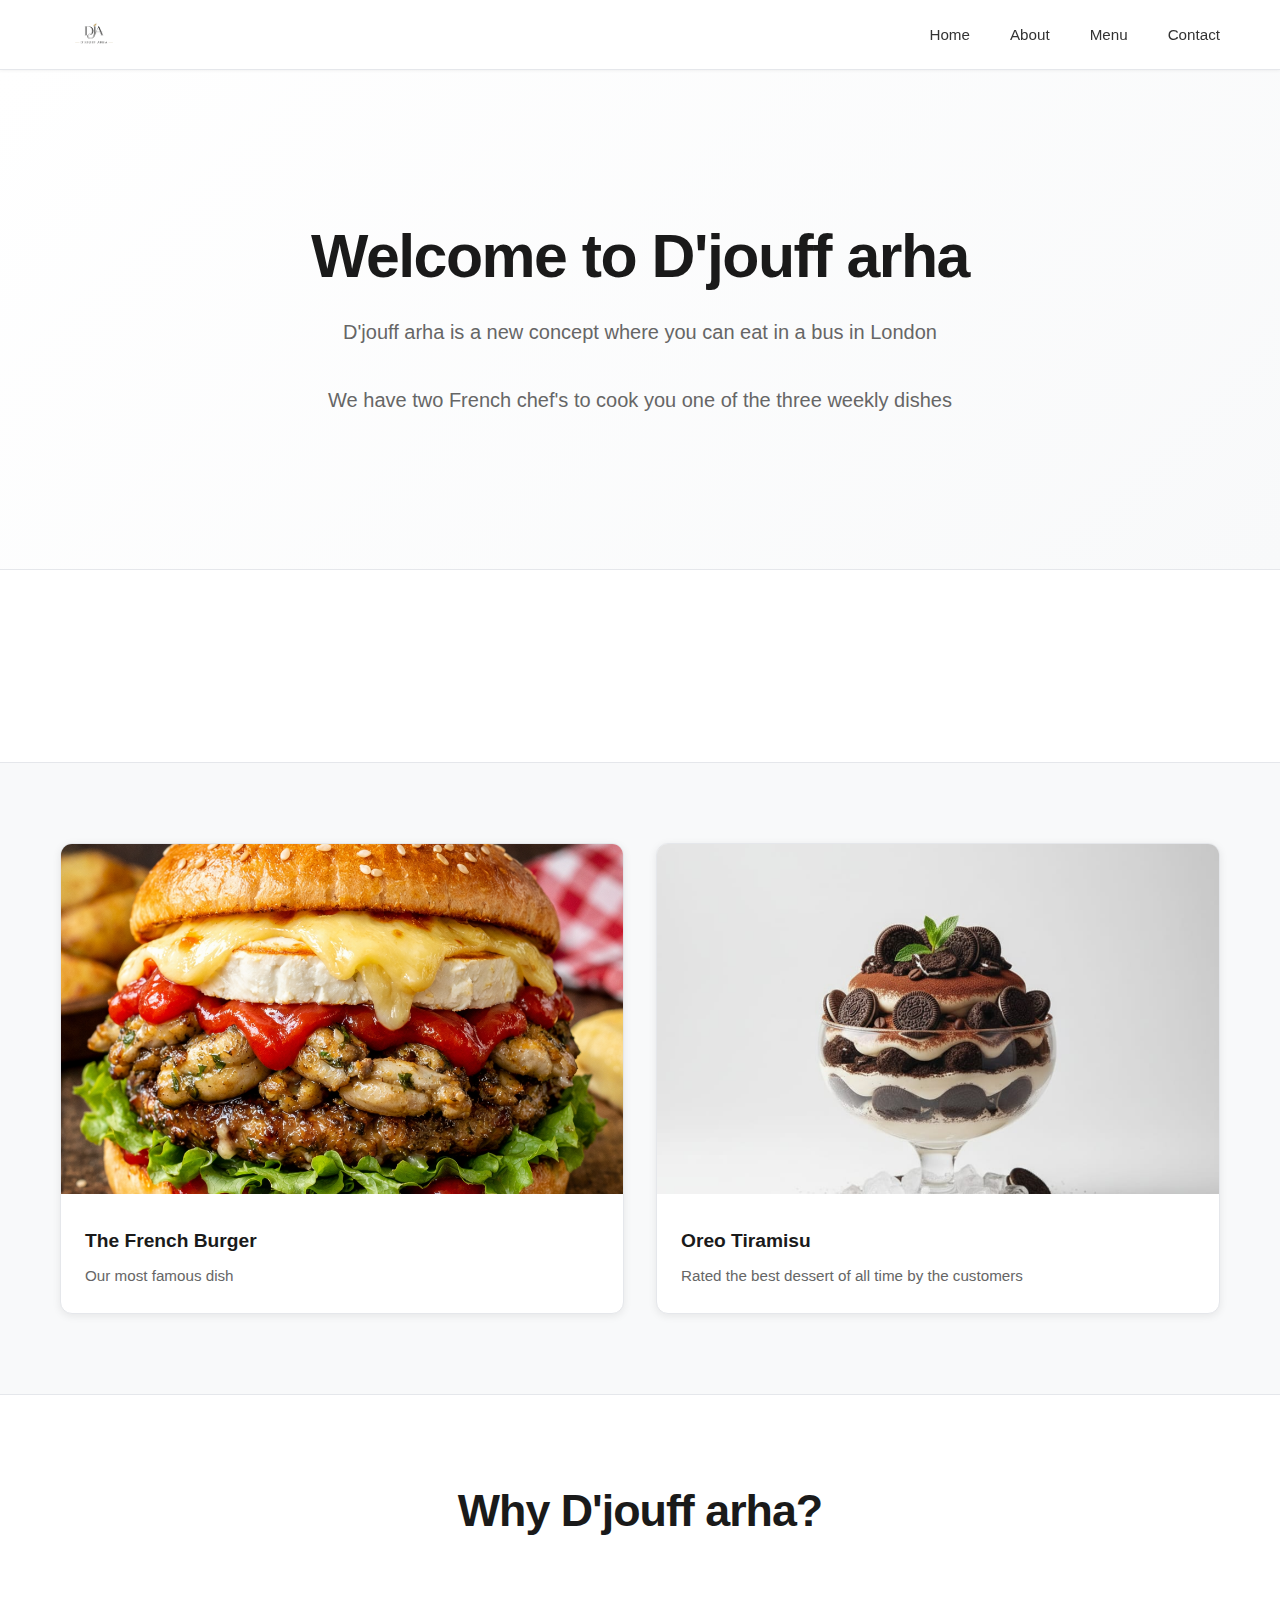
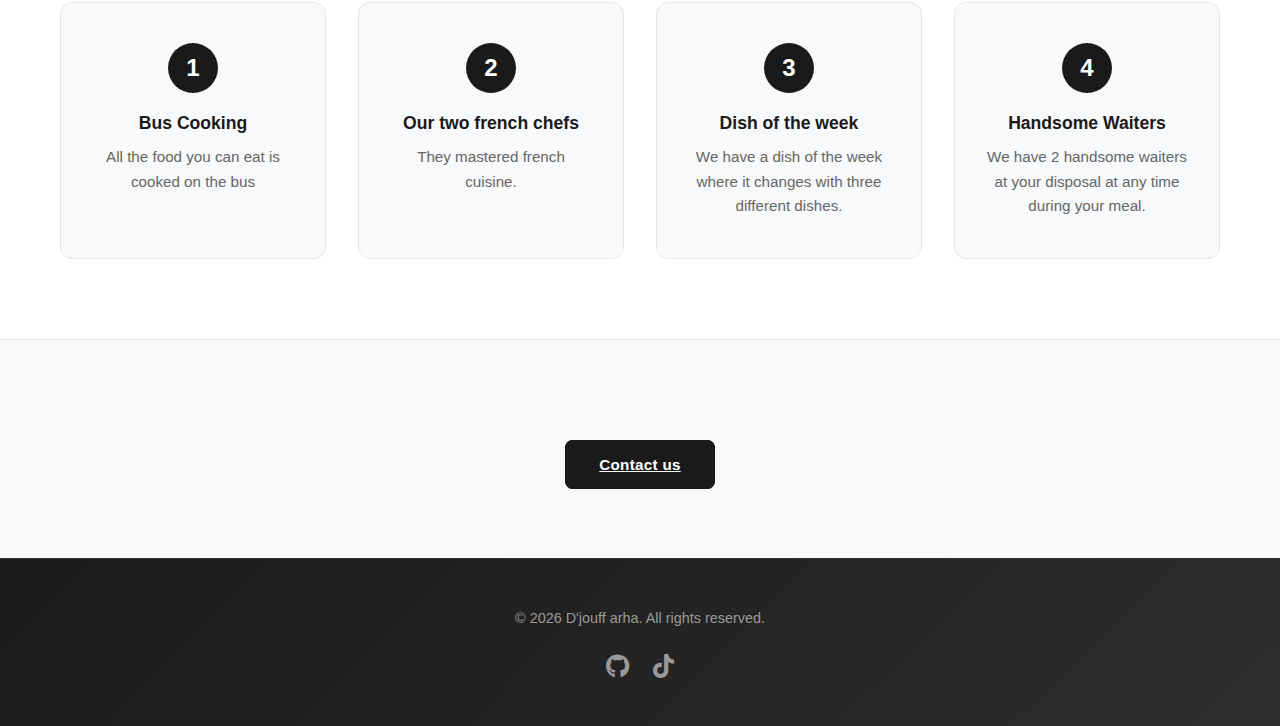
<file: index.html>
<!DOCTYPE html>
<html lang="en">
<head>
    <meta charset="UTF-8">
    <meta name="viewport" content="width=device-width, initial-scale=1.0">
    <title>D'jouff arha - Exceptional Restaurant</title>
    <meta property="og:title" content="D'jouff arha">
    <meta property="og:description" content="A unique dining experience in a bus in London with fine French cuisine">
    <meta property="og:image" content="https://maxencerossel.github.io/enws/images/logodja.png">
    <meta property="og:url" content="https://maxencerossel.github.io/enws/">
    <meta property="og:type" content="website">
    <link rel="stylesheet" href="styles.css">
    <link rel="stylesheet" href="https://cdnjs.cloudflare.com/ajax/libs/font-awesome/6.5.1/css/all.min.css">
</head>
<body>
    <nav class="navbar">
        <div class="container">
            <a href="index.html" class="logo">
                <img src="images/logodja.png" alt="D'jouff arha">
            </a>
            <button class="menu-toggle" id="menuToggle">
                <span></span>
                <span></span>
                <span></span>
            </button>
            <ul class="nav-links" id="navLinks">
                <li><a href="index.html">Home</a></li>
                <li><a href="a-propos.html">About</a></li>
                <li><a href="menu.html">Menu</a></li>
                <li><a href="contact.html">Contact</a></li>
            </ul>
        </div>
    </nav>

    <section id="accueil" class="hero">
        <div class="hero-content">
            <h1>Welcome to D'jouff arha</h1>
            <p>D'jouff arha is a new concept where you can eat in a bus in London <br> <br> We have two French chef's to cook you one of the three weekly dishes </p>
        </div>
    </section>


    <section class="highlight">
        <div class="container">
            <h2></h2>
            <p class="intro-text"></p>
        </div>
    </section>


    <section class="gallery-section">
        <div class="container">
            <div class="gallery-grid">
                <div class="gallery-item">
                    <img src="images/burger.png" alt="French Burger" />
                    <h3>The French Burger</h3>
                    <p>Our most famous dish</p>
                </div>
                <div class="gallery-item">
                    <img src="images/tiramisu.png" alt="Oreo Tiramisu" />
                    <h3>Oreo Tiramisu</h3>
                    <p>Rated the best dessert of all time by the customers</p>
                </div>
                </div>
            </div>
        </div>
    </section>


    <section class="why-us">
        <div class="container">
            <h2>Why D'jouff arha?</h2>
            <div class="reasons-grid">
                <div class="reason-item">
                    <div class="reason-number">1</div>
                    <h3>Bus Cooking</h3>
                    <p>All the food you can eat is cooked on the bus</p>
                </div>
                <div class="reason-item">
                    <div class="reason-number">2</div>
                    <h3>Our two french chefs</h3>
                    <p>They mastered french cuisine.</p>
                </div>
                <div class="reason-item">
                    <div class="reason-number">3</div>
                    <h3>Dish of the week</h3>
                    <p>We have a dish of the week where it changes with three different dishes.</p>
                </div>
                <div class="reason-item">
                    <div class="reason-number">4</div>
                    <h3>Handsome Waiters</h3>
                    <p>We have 2 handsome waiters at your disposal at any time during your meal.</p>
                </div>
            </div>
        </div>
    </section>

    <section class="cta-section">
        <div class="container">
            <h2></h2>
            <p></p>
            <a href="contact.html" class="btn btn-primary">Contact us</a>
        </div>
    </section>

    <footer class="footer">
        <div class="footer-content">
            <p>&copy; 2026 D'jouff arha. All rights reserved.</p>
            <div class="social-links">
                <a href="https://github.com/MaxenceRossel/enws" target="_blank" rel="noopener noreferrer" title="GitHub" class="social-link">
                    <i class="fab fa-github"></i>
                </a>
                <a href="https://www.tiktok.com/@odkebfj" target="_blank" rel="noopener noreferrer" title="TikTok" class="social-link">
                    <i class="fab fa-tiktok"></i>
                </a>
            </div>
        </div>
    </footer>

    <script src="script.js"></script>
</body>
</html>
</file>
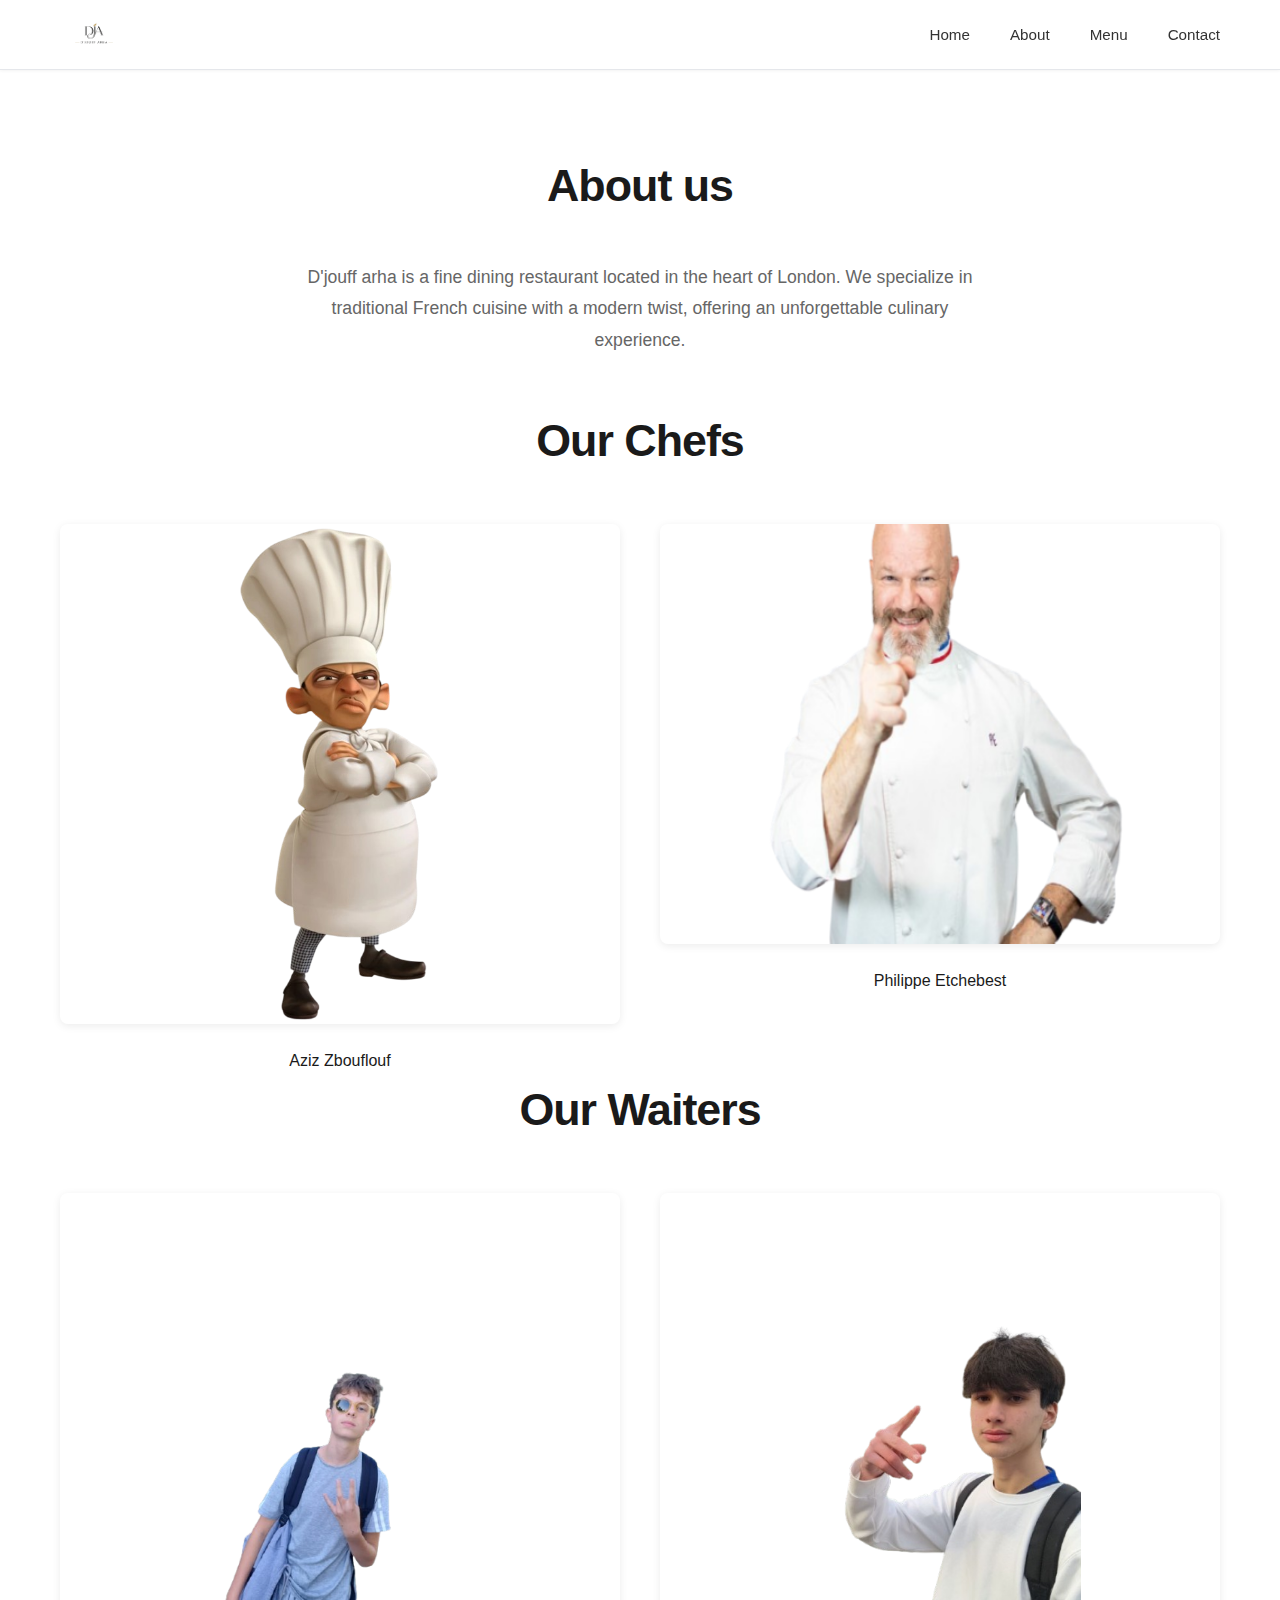
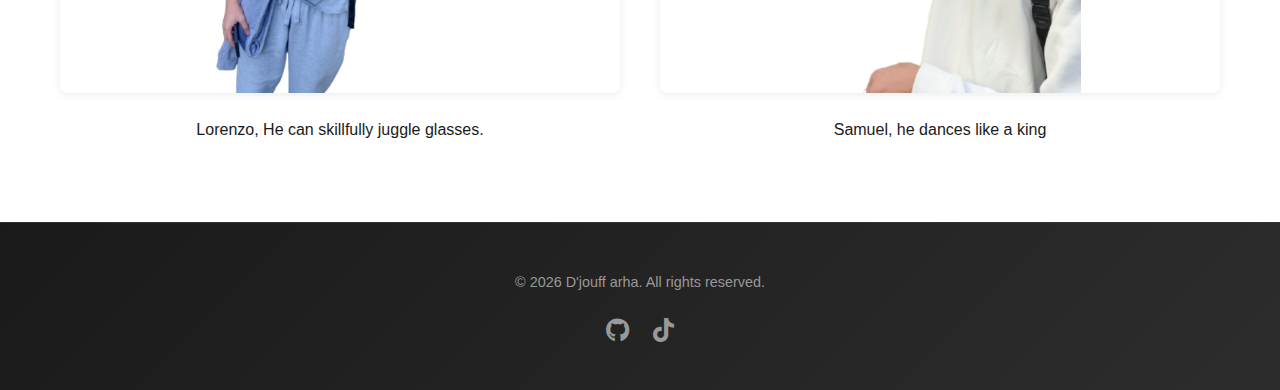
<file: a-propos.html>
<!DOCTYPE html>
<html lang="en">
<head>
    <meta charset="UTF-8">
    <meta name="viewport" content="width=device-width, initial-scale=1.0">
    <title>About - D'jouff arha</title>
    <link rel="stylesheet" href="styles.css">
    <link rel="stylesheet" href="https://cdnjs.cloudflare.com/ajax/libs/font-awesome/6.5.1/css/all.min.css">
</head>
<body>
    <nav class="navbar">
        <div class="container">
            <a href="index.html" class="logo">
                <img src="images/logodja.png" alt="D'jouff arha">
            </a>
            <button class="menu-toggle" id="menuToggle">
                <span></span>
                <span></span>
                <span></span>
            </button>
            <ul class="nav-links" id="navLinks">
                <li><a href="index.html">Home</a></li>
                <li><a href="a-propos.html">About</a></li>
                <li><a href="menu.html">Menu</a></li>
                <li><a href="contact.html">Contact</a></li>
            </ul>
        </div>
    </nav>

    <section class="about">
        <div class="container">
            <h2>About us</h2>
            <p>D'jouff arha is a fine dining restaurant located in the heart of London. We specialize in traditional French cuisine with a modern twist, offering an unforgettable culinary experience.</p>
            <h2>Our Chefs</h2>
            <div class="chef-images">
                <figure>
                    <img src="images/chef1.png" alt="main chef" class="about-chef-image"/>
                    <figcaption>Aziz Zbouflouf</figcaption>
                </figure>
                <figure>
                    <img src="images/chef2.png" alt="second chef" class="about-chef-image"/>
                    <figcaption>Philippe Etchebest</figcaption>
                </figure>
            </div>
            <h2>Our Waiters</h2>
            <div class="waiters-images">
                <figure>
                    <img src="images/lorenzo.png" alt="Lorenzo" class="about-waiters-image"/>
                    <figcaption>Lorenzo, He can skillfully juggle glasses.</figcaption>
                </figure>
                <figure>
                    <img src="images/samuel.png" alt="Samuel" class="about-waiters-image"/>
                    <figcaption>Samuel, he dances like a king</figcaption>
                </figure>
            </div>
        </div>
    </section>

    <footer class="footer">
        <div class="footer-content">
            <p>&copy; 2026 D'jouff arha. All rights reserved.</p>
            <div class="social-links">
                <a href="https://github.com/MaxenceRossel/enws" target="_blank" rel="noopener noreferrer" title="GitHub" class="social-link">
                    <i class="fab fa-github"></i>
                </a>
                <a href="https://www.tiktok.com/@odkebfj" target="_blank" rel="noopener noreferrer" title="TikTok" class="social-link">
                    <i class="fab fa-tiktok"></i>
                </a>
            </div>
        </div>
    </footer>

    <script src="script.js"></script>
</body>
</html>
</file>
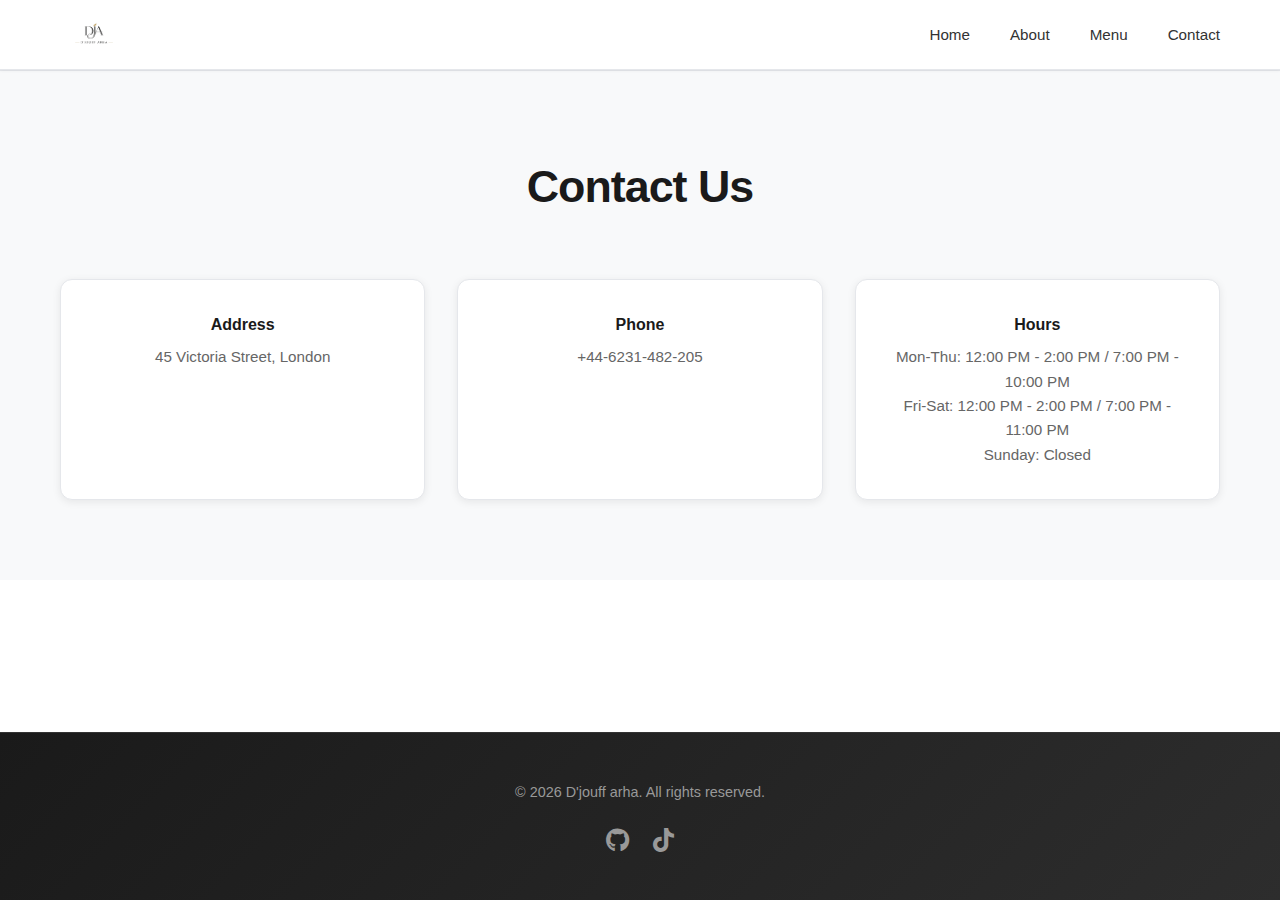
<file: contact.html>
<!DOCTYPE html>
<html lang="en">
<head>
    <meta charset="UTF-8">
    <meta name="viewport" content="width=device-width, initial-scale=1.0">
    <title>Contact - D'jouff arha</title>
    <link rel="stylesheet" href="styles.css">
    <link rel="stylesheet" href="https://cdnjs.cloudflare.com/ajax/libs/font-awesome/6.5.1/css/all.min.css">
</head>
<body>
    <nav class="navbar">
        <div class="container">
            <a href="index.html" class="logo">
                <img src="images/logodja.png" alt="D'jouff arha">
            </a>
            <button class="menu-toggle" id="menuToggle">
                <span></span>
                <span></span>
                <span></span>
            </button>
            <ul class="nav-links" id="navLinks">
                <li><a href="index.html">Home</a></li>
                <li><a href="a-propos.html">About</a></li>
                <li><a href="menu.html">Menu</a></li>
                <li><a href="contact.html">Contact</a></li>
            </ul>
        </div>
    </nav>


      <section class="contact">
        <div class="container">
            <h2>Contact Us</h2>
            <div class="contact-info">
                <div class="info-item">
                    <h3>Address</h3>
                    <p>45 Victoria Street, London</p>
                </div>
                <div class="info-item">
                    <h3>Phone</h3>
                    <p>+44-6231-482-205</p>
                </div>
                <div class="info-item">
                    <h3>Hours</h3>
                    <p>Mon-Thu: 12:00 PM - 2:00 PM / 7:00 PM - 10:00 PM<br>Fri-Sat: 12:00 PM - 2:00 PM / 7:00 PM - 11:00 PM<br>Sunday: Closed</p>
                </div>
            </div>
        </div>
    </section>

    
    <footer class="footer">
        <div class="footer-content">
            <p>&copy; 2026 D'jouff arha. All rights reserved.</p>
            <div class="social-links">
                <a href="https://github.com/MaxenceRossel/enws" target="_blank" rel="noopener noreferrer" title="GitHub" class="social-link">
                    <i class="fab fa-github"></i>
                </a>
                <a href="https://www.tiktok.com/@odkebfj" target="_blank" rel="noopener noreferrer" title="TikTok" class="social-link">
                    <i class="fab fa-tiktok"></i>
                </a>
            </div>
        </div>
    </footer>

    <script src="script.js"></script>
</body>
</html>
</file>
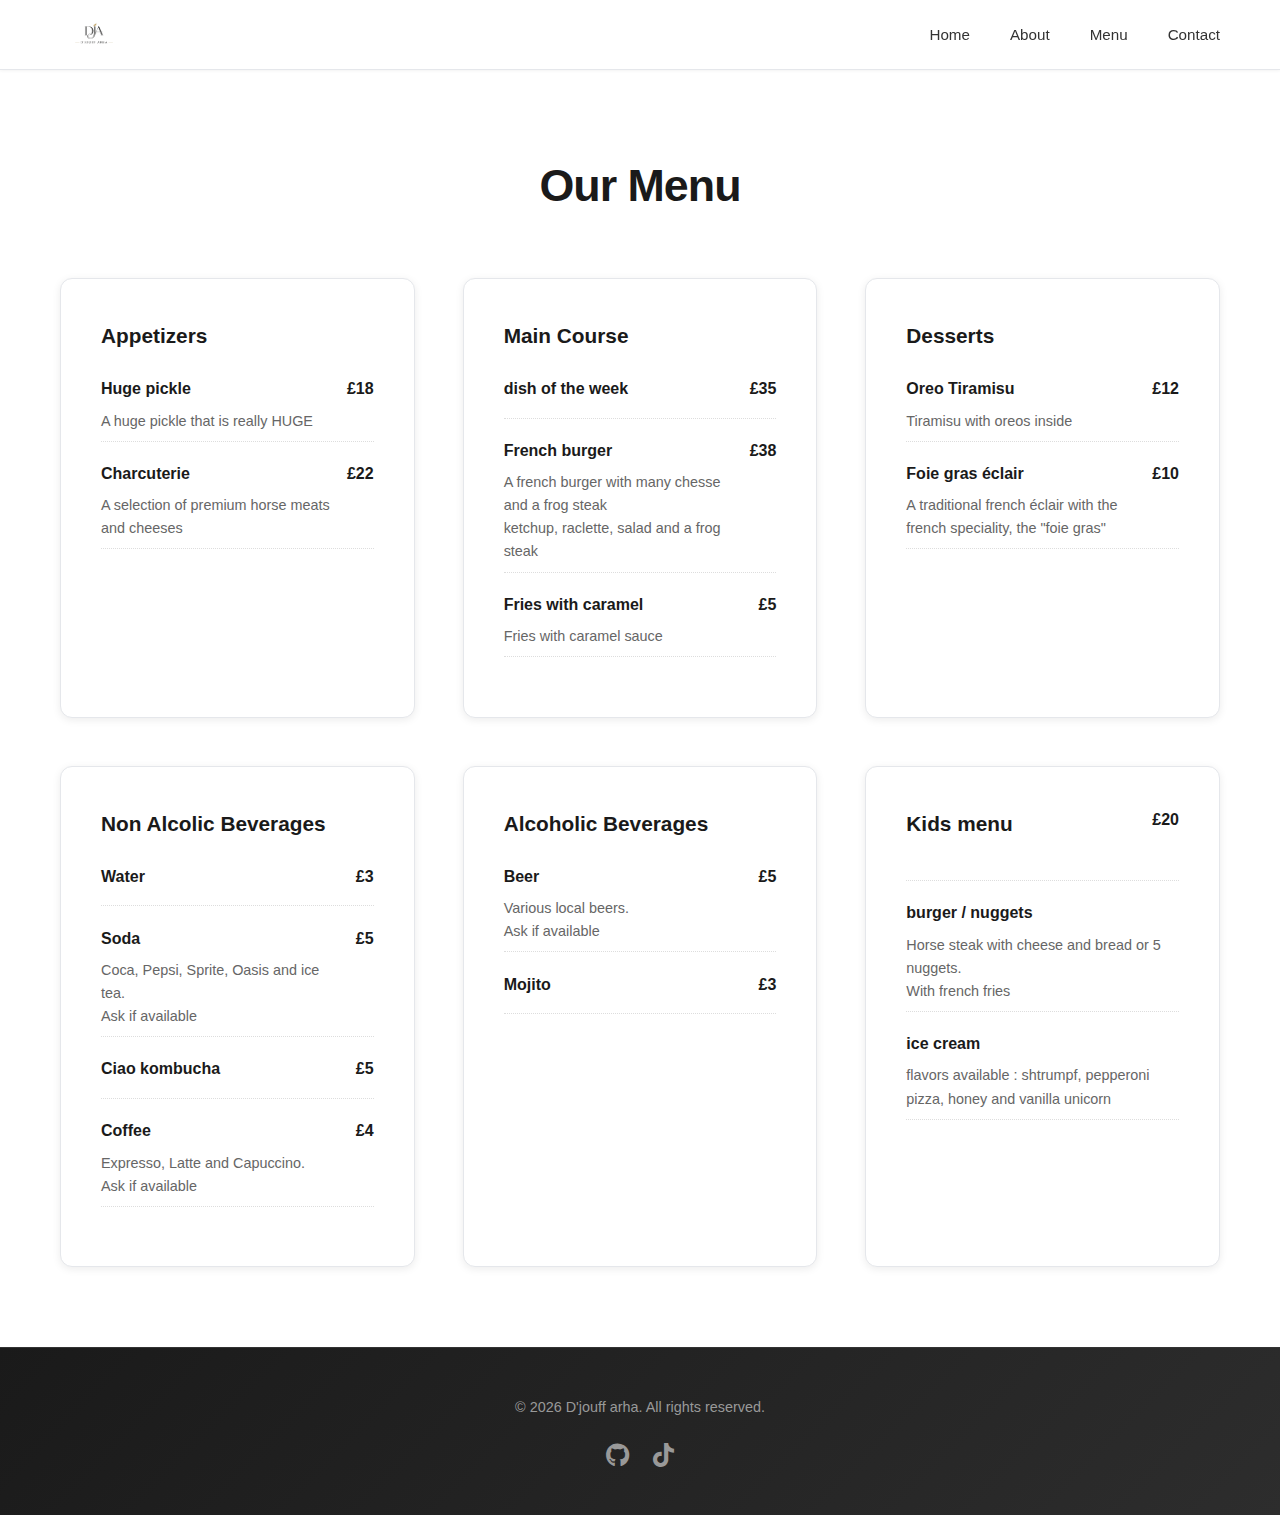
<file: menu.html>
<!DOCTYPE html>
<html lang="en">
<head>
    <meta charset="UTF-8">
    <meta name="viewport" content="width=device-width, initial-scale=1.0">
    <title>Menu - D'jouff arha</title>
    <link rel="stylesheet" href="styles.css">
    <link rel="stylesheet" href="https://cdnjs.cloudflare.com/ajax/libs/font-awesome/6.5.1/css/all.min.css">
</head>
<body>
    <nav class="navbar">
        <div class="container">
            <a href="index.html" class="logo">
                <img src="images/logodja.png" alt="D'jouff arha">
            </a>
            <button class="menu-toggle" id="menuToggle">
                <span></span>
                <span></span>
                <span></span>
            </button>
            <ul class="nav-links" id="navLinks">
                <li><a href="index.html">Home</a></li>
                <li><a href="a-propos.html">About</a></li>
                <li><a href="menu.html">Menu</a></li>
                <li><a href="contact.html">Contact</a></li>
            </ul>
        </div>
    </nav>

    <section class="menu">
        <div class="container">
            <h2>Our Menu</h2>
            <div class="menu-grid">
                <div class="menu-item">
                    <h3>Appetizers</h3>
                    <div class="dish">
                        <span class="dish-name">Huge pickle</span>
                        <span class="dish-description">A huge pickle that is really HUGE</span>
                        <span class="dish-price">£18</span>
                    </div>
                    <div class="dish">
                        <span class="dish-name">Charcuterie</span>
                        <span class="dish-description">A selection of premium horse meats and cheeses</span>
                        <span class="dish-price">£22</span>
                    </div>
                </div>
                <div class="menu-item">
                    <h3>Main Course</h3>
                    <div class="dish">
                        <span class="dish-name">dish of the week</span>
                        <span class="dish-price">£35</span>
                    </div>
                    <div class="dish">
                        <span class="dish-name">French burger</span>
                        <span class="dish-description">A french burger with many chesse and a frog steak <br> ketchup, raclette, salad and a frog steak</span>
                        <span class="dish-price">£38</span>
                    </div>
                    <div class="dish">
                        <span class="dish-name">Fries with caramel</span>
                        <span class="dish-description">Fries with caramel sauce</span>
                        <span class="dish-price">£5</span>
                    </div>
                </div>
                <div class="menu-item">
                    <h3>Desserts</h3>
                    <div class="dish">
                        <span class="dish-name">Oreo Tiramisu</span>
                        <span class="dish-description">Tiramisu with oreos inside</span>
                        <span class="dish-price">£12</span>
                    </div>
                    <div class="dish">
                        <span class="dish-name">Foie gras éclair</span>
                        <span class="dish-description">A traditional french éclair with the french speciality, the "foie gras"</span>
                        <span class="dish-price">£10</span>
                    </div>
                </div>
                <div class="beverages">
                    <h3>Non Alcolic Beverages</h3>
                    <div class="dish">
                        <span class="dish-name">Water</span>
                        <span class="dish-price">£3</span>
                    </div>
                    <div class="dish">
                        <span class="dish-name">Soda</span>
                        <span class="dish-description">Coca, Pepsi, Sprite, Oasis and ice tea. <br> Ask if available</span>
                        <span class="dish-price">£5</span>
                    </div>
                    <div class="dish">
                        <span class="dish-name">Ciao kombucha</span>
                        <span class="dish-description"></span>
                        <span class="dish-price">£5</span>
                    </div>
                    <div class="dish">
                        <span class="dish-name">Coffee</span>
                        <span class="dish-description">Expresso, Latte and Capuccino. <br> Ask if available</span>
                        <span class="dish-price">£4</span>
                    </div>
                </div>
                <div class="beverages">
                    <h3>Alcoholic Beverages</h3>
                    <div class="dish">
                        <span class="dish-name">Beer</span>
                        <span class="dish-description">Various local beers. <br> Ask if available</span>
                        <span class="dish-price">£5</span>
                    </div>
                    <div class="dish">
                        <span class="dish-name">Mojito</span>
                        <span class="dish-description"></span>
                        <span class="dish-price">£3</span>
                    </div>
                </div>
                <div class="beverages">
                    <div class="dish">
                        <h3>Kids menu</h3>
                        <span class="dish-price">£20</span>
                    </div>  
                    <div class="dish">
                        <span class="dish-name">burger / nuggets</span>
                        <span class="dish-description">Horse steak with cheese and bread or 5 nuggets. <br> With french fries</span>
                        <span class="dish-price"></span>
                    </div>
                    <div class="dish">
                        <span class="dish-name">ice cream</span>
                        <span class="dish-description">flavors available : shtrumpf, pepperoni pizza, honey and vanilla unicorn</span>
                        <span class="dish-price"></span>
                    </div>
                </div>
            </div>
        </div>

    </section>

    <footer class="footer">
        <div class="footer-content">
            <p>&copy; 2026 D'jouff arha. All rights reserved.</p>
            <div class="social-links">
                <a href="https://github.com/MaxenceRossel/enws" target="_blank" rel="noopener noreferrer" title="GitHub" class="social-link">
                    <i class="fab fa-github"></i>
                </a>
                <a href="https://www.tiktok.com/@odkebfj" target="_blank" rel="noopener noreferrer" title="TikTok" class="social-link">
                    <i class="fab fa-tiktok"></i>
                </a>
            </div>
        </div>
    </footer>

    <script src="script.js"></script>
</body>
</html>
</file>
<file: styles.css>
:root {
    --primary-color: #ffffff;
    --secondary-color: #1a1a1a;
    --accent-color: #f8f9fa;
    --text-color: #1a1a1a;
    --light-text: #666666;
    --border-color: #e5e7eb;
    --shadow: 0 2px 8px rgba(0, 0, 0, 0.08);
    --shadow-hover: 0 8px 24px rgba(0, 0, 0, 0.12);
    --shadow-lg: 0 12px 32px rgba(0, 0, 0, 0.1);
}

* {
    margin: 0;
    padding: 0;
    box-sizing: border-box;
}

body {
    font-family: -apple-system, BlinkMacSystemFont, 'Segoe UI', 'Roboto', 'Oxygen', 'Ubuntu', 'Cantarell', sans-serif;
    color: var(--text-color);
    line-height: 1.6;
    display: flex;
    flex-direction: column;
    min-height: 100vh;
    background-color: var(--primary-color);
}

.container {
    max-width: 1200px;
    margin: 0 auto;
    padding: 0 20px;
}

.navbar {
    background-color: white;
    color: #333;
    padding: 0.75rem 0;
    position: sticky;
    top: 0;
    z-index: 100;
    border-bottom: 1px solid var(--border-color);
    box-shadow: 0 1px 3px rgba(0, 0, 0, 0.05);
}

.navbar .container {
    display: flex;
    justify-content: space-between;
    align-items: center;
}

.logo {
    font-size: 1.5rem;
    font-weight: 600;
    color: var(--text-color);
    letter-spacing: -0.5px;
    display: inline-block;
    text-decoration: none;
    transition: transform 0.2s ease;
}

.logo:hover {
    transform: scale(1.02);
}

.logo img {
    height: 45px;
    width: auto;
    display: block;
}

.nav-links {
    display: flex;
    list-style: none;
    gap: 2.5rem;
}

.nav-links a {
    color: #333;
    text-decoration: none;
    transition: all 0.25s ease;
    font-size: 0.95rem;
    font-weight: 500;
    position: relative;
    padding-bottom: 2px;
}

.nav-links a::after {
    content: "";
    position: absolute;
    bottom: -4px;
    left: 0;
    width: 0;
    height: 2px;
    background-color: #1a1a1a;
    transition: width 0.25s ease;
}

.nav-links a:hover::after {
    width: 100%;
}

.nav-links a:hover {
    color: #1a1a1a;
}

.menu-toggle {
    display: none;
    flex-direction: column;
    cursor: pointer;
    gap: 5px;
    background: none;
    border: none;
    padding: 0;
    width: 30px;
    height: 24px;
}

.menu-toggle span {
    width: 25px;
    height: 3px;
    background-color: #333;
    transition: all 0.3s ease;
    transform-origin: center;
}

.menu-toggle.active span:nth-child(1) {
    transform: rotate(45deg) translate(6px, 6px);
}

.menu-toggle.active span:nth-child(2) {
    opacity: 0;
}

.menu-toggle.active span:nth-child(3) {
    transform: rotate(-45deg) translate(6px, -6px);
}

.hero {
    background: linear-gradient(135deg, #ffffff 0%, #f8f9fa 100%);
    color: #333;
    text-align: center;
    padding: 140px 20px;
    min-height: 500px;
    display: flex;
    align-items: center;
    justify-content: center;
    border-bottom: 1px solid var(--border-color);
}

.hero-content h1 {
    font-size: 3.8rem;
    margin-bottom: 1.5rem;
    color: #1a1a1a;
    font-weight: 700;
    letter-spacing: -1.5px;
    line-height: 1.15;
}

.hero-content p {
    font-size: 1.25rem;
    margin-bottom: 0;
    color: #666;
    font-weight: 400;
    line-height: 1.7;
}

.btn {
    padding: 14px 32px;
    border: none;
    border-radius: 8px;
    font-size: 0.95rem;
    cursor: pointer;
    transition: all 0.3s ease;
    font-family: inherit;
    font-weight: 600;
    letter-spacing: 0.3px;
}

.btn-primary {
    background-color: #1a1a1a;
    color: white;
    border: 2px solid #1a1a1a;
}

.btn-primary:hover {
    background-color: #ffffff;
    color: #1a1a1a;
    box-shadow: var(--shadow-hover);
    transform: translateY(-2px);
}

.about {
    padding: 80px 20px;
    background-color: white;
}

.about h2 {
    text-align: center;
    font-size: 2.8rem;
    margin-bottom: 2.5rem;
    color: var(--text-color);
    font-weight: 700;
    letter-spacing: -1px;
}

.about p {
    text-align: center;
    font-size: 1.1rem;
    max-width: 700px;
    margin: 0 auto 3rem;
    color: var(--light-text);
    line-height: 1.8;
}

.chef-images, .waiters-images {
    display: grid;
    grid-template-columns: repeat(auto-fit, minmax(250px, 1fr));
    gap: 2.5rem;
    margin-top: 3rem;
}

.chef-images figure, .waiters-images figure {
    text-align: center;
    transition: transform 0.3s ease;
}

.chef-images figure:hover, .waiters-images figure:hover {
    transform: translateY(-5px);
}

.about-chef-image, .about-waiters-image {
    width: 100%;
    height: auto;
    max-height: 500px;
    object-fit: contain;
    border-radius: 8px;
    margin-bottom: 1rem;
    box-shadow: var(--shadow);
}

.about-chef-image:hover, .about-waiters-image:hover {
    box-shadow: var(--shadow-hover);
}

.feature {
    background: white;
    padding: 2rem;
    text-align: center;
    border: none;
}

.feature h3 {
    font-size: 1.1rem;
    margin-bottom: 0.5rem;
    font-weight: 600;
}

.feature p {
    color: var(--light-text);
}

.menu {
    padding: 80px 20px;
    background: white;
}

.menu h2 {
    text-align: center;
    font-size: 2.8rem;
    margin-bottom: 3.5rem;
    color: var(--text-color);
    font-weight: 700;
    letter-spacing: -1px;
}

.menu-grid {
    display: grid;
    grid-template-columns: repeat(auto-fit, minmax(300px, 1fr));
    gap: 3rem;
}

.menu-item, .beverages {
    background: white;
    border: 1px solid var(--border-color);
    border-radius: 12px;
    padding: 2.5rem;
    box-shadow: var(--shadow);
    transition: all 0.3s ease;
}

.menu-item:hover, .beverages:hover {
    box-shadow: var(--shadow-hover);
    border-color: #ddd;
    transform: translateY(-2px);
}

.menu-item h3, .beverages h3 {
    text-align: left;
    color: var(--text-color);
    font-size: 1.3rem;
    margin-bottom: 1.5rem;
    font-weight: 700;
    border-bottom: none;
    padding-bottom: 0;
}

.dish {
    display: grid;
    grid-template-columns: 1fr auto;
    grid-template-rows: auto auto;
    gap: 0.5rem 1rem;
    margin-bottom: 1.2rem;
    padding-bottom: 0.5rem;
    border-bottom: 1px dotted #ddd;
}

.dish-name {
    grid-column: 1;
    grid-row: 1;
    font-weight: bold;
    color: var(--text-color);
}

.dish-description {
    grid-column: 1;
    grid-row: 2;
    font-size: 0.9rem;
    color: var(--light-text);
}

.dish-price {
    grid-column: 2;
    grid-row: 1 / 3;
    align-self: start;
    color: var(--text-color);
    font-weight: bold;
}

.reservation {
    padding: 60px 20px;
    background-color: var(--accent-color);
}

.reservation h2 {
    text-align: center;
    font-size: 2.5rem;
    margin-bottom: 2rem;
    color: var(--primary-color);
}

.form {
    max-width: 500px;
    margin: 0 auto;
    background: white;
    padding: 2rem;
    border-radius: 0;
    border: 1px solid #ddd;
}

.form-group {
    margin-bottom: 1.5rem;
}

.form-group label {
    display: block;
    margin-bottom: 0.5rem;
    font-weight: bold;
    color: var(--primary-color);
}

.form-group input {
    width: 100%;
    padding: 10px;
    border: 1px solid #ddd;
    border-radius: 4px;
    font-size: 1rem;
    font-family: 'Arial', sans-serif;
}

.form-group input:focus {
    outline: none;
    border-color: var(--text-color);
}

.form button {
    width: 100%;
}

#reservationMessage {
    margin-top: 1rem;
    padding: 1rem;
    text-align: center;
    background-color: #f0f0f0;
    color: #333;
    border-radius: 0;
    border: 1px solid #ddd;
    font-weight: normal;
}

#reservationMessage.hidden {
    display: none;
}

.contact {
    padding: 80px 20px;
    background: var(--accent-color);
    border-top: 1px solid var(--border-color);
}

.contact h2 {
    text-align: center;
    font-size: 2.8rem;
    margin-bottom: 3.5rem;
    color: var(--text-color);
    font-weight: 700;
    letter-spacing: -1px;
}

.contact-info {
    display: grid;
    grid-template-columns: repeat(auto-fit, minmax(250px, 1fr));
    gap: 2rem;
}

.info-item {
    text-align: center;
    padding: 2rem;
    background-color: white;
    border-radius: 12px;
    border: 1px solid var(--border-color);
    box-shadow: var(--shadow);
    transition: all 0.3s ease;
}

.info-item:hover {
    box-shadow: var(--shadow-hover);
    border-color: #ddd;
    transform: translateY(-4px);
}

.info-item h3 {
    color: var(--text-color);
    margin-bottom: 0.5rem;
    font-weight: 600;
    font-size: 1rem;
}

.info-item p {
    color: var(--light-text);
    font-size: 0.95rem;
}

.highlight {
    padding: 80px 20px;
    background: white;
    border-bottom: 1px solid var(--border-color);
}

.highlight h2 {
    text-align: center;
    font-size: 2.8rem;
    margin-bottom: 2rem;
    color: var(--text-color);
    font-weight: 700;
    letter-spacing: -1px;
}

.intro-text {
    text-align: center;
    max-width: 800px;
    margin: 0 auto;
    font-size: 1.1rem;
    color: var(--light-text);
    line-height: 1.8;
}

.gallery-section {
    padding: 80px 20px;
    background: var(--accent-color);
}

.gallery-grid {
    display: grid;
    grid-template-columns: repeat(auto-fit, minmax(300px, 1fr));
    gap: 2rem;
}

.gallery-item {
    background: white;
    overflow: hidden;
    border: 1px solid var(--border-color);
    border-radius: 12px;
    box-shadow: var(--shadow);
    transition: all 0.3s ease;
}

.gallery-item:hover {
    box-shadow: var(--shadow-hover);
    transform: translateY(-6px);
    border-color: #ddd;
}

.gallery-item img {
    width: 100%;
    height: 350px;
    object-fit: cover;
    transition: transform 0.3s ease;
}

.gallery-item:hover img {
    transform: scale(1.05);
}

.gallery-item h3 {
    padding: 1.5rem 1.5rem 0.5rem;
    font-size: 1.2rem;
    color: var(--text-color);
    font-weight: 600;
}

.gallery-item p {
    padding: 0 1.5rem 1.5rem;
    color: var(--light-text);
    font-size: 0.95rem;
    line-height: 1.6;
}

.why-us {
    padding: 80px 20px;
    background: white;
    border-top: 1px solid var(--border-color);
}

.why-us h2 {
    text-align: center;
    font-size: 2.8rem;
    margin-bottom: 3.5rem;
    color: var(--text-color);
    font-weight: 700;
    letter-spacing: -1px;
}

.reasons-grid {
    display: grid;
    grid-template-columns: repeat(auto-fit, minmax(200px, 1fr));
    gap: 2rem;
}

.reason-item {
    text-align: center;
    padding: 2.5rem 2rem;
    background: var(--accent-color);
    border-radius: 12px;
    border: 1px solid var(--border-color);
    transition: all 0.3s ease;
}

.reason-item:hover {
    background: white;
    box-shadow: var(--shadow-hover);
    transform: translateY(-4px);
    border-color: #ddd;
}

.reason-number {
    display: inline-block;
    width: 50px;
    height: 50px;
    background: #1a1a1a;
    color: white;
    border-radius: 50%;
    line-height: 50px;
    font-size: 1.5rem;
    font-weight: 700;
    margin-bottom: 1rem;
}

.reason-item h3 {
    font-size: 1.1rem;
    margin-bottom: 0.5rem;
    color: var(--text-color);
    font-weight: 600;
}

.reason-item p {
    color: var(--light-text);
    font-size: 0.95rem;
}

.cta-section {
    padding: 80px 20px;
    background: var(--accent-color);
    text-align: center;
    border-top: 1px solid var(--border-color);
}

.cta-section h2 {
    font-size: 2.8rem;
    margin-bottom: 1.5rem;
    color: var(--text-color);
    font-weight: 700;
    letter-spacing: -1px;
}

.cta-section p {
    font-size: 1.1rem;
    color: var(--light-text);
    margin-bottom: 2rem;
    max-width: 600px;
    margin-left: auto;
    margin-right: auto;
}

.cta-section .btn {
    margin-top: 1rem;
}
.footer {
    background: linear-gradient(135deg, #1a1a1a 0%, #2d2d2d 100%);
    color: #999;
    text-align: center;
    padding: 3rem 2.5rem;
    margin-top: auto;
    border-top: 1px solid #333;
    font-size: 0.9rem;
    font-weight: 500;
}

.footer-content {
    max-width: 1200px;
    margin: 0 auto;
    display: flex;
    flex-direction: column;
    align-items: center;
    gap: 1.5rem;
}

.footer-content p {
    margin: 0;
    font-size: 0.9rem;
}

.social-links {
    display: flex;
    gap: 1.5rem;
    justify-content: center;
    align-items: center;
}

.social-link {
    color: #999;
    transition: all 0.3s ease;
    display: inline-flex;
    align-items: center;
    justify-content: center;
    font-size: 1.5rem;
    text-decoration: none;
    outline: none;
}

.social-link:hover {
    color: #ffffff;
    transform: translateY(-4px) scale(1.1);
    text-decoration: none;
}

.social-link:focus {
    outline: none;
}

.social-link svg {
    width: 24px;
    height: 24px;
}

@media (max-width: 768px) {
    .navbar .container {
        padding: 0 15px;
    }

    .logo {
        font-size: 1.2rem;
    }

    .menu-toggle {
        display: flex;
    }

    .nav-links {
        position: absolute;
        top: 100%;
        left: 0;
        right: 0;
        flex-direction: column;
        background-color: white;
        border-bottom: 1px solid var(--border-color);
        gap: 0;
        max-height: 0;
        overflow: hidden;
        transition: max-height 0.3s ease;
    }

    .nav-links.active {
        max-height: 300px;
    }

    .nav-links li {
        border-bottom: 1px solid var(--border-color);
    }

    .nav-links a {
        display: block;
        padding: 1rem 1.5rem;
        font-size: 0.95rem;
        position: relative;
    }

    .nav-links a::after {
        display: none;
    }

    .nav-links a:hover {
        background-color: #f8f9fa;
    }

    .hero {
        padding: 50px 20px;
        min-height: 300px;
    }

    .hero-content h1 {
        font-size: 1.8rem;
        margin-bottom: 1rem;
    }

    .hero-content p {
        font-size: 0.95rem;
    }

    .about {
        padding: 30px 15px;
    }

    .about h2 {
        font-size: 1.5rem;
        margin-bottom: 1.5rem;
    }

    .about p {
        font-size: 1rem;
        max-width: 100%;
    }

    .chef-images, .waiters-images {
        grid-template-columns: 1fr;
        gap: 1.5rem;
        margin-top: 1.5rem;
    }

    .menu {
        padding: 30px 15px;
    }

    .menu h2 {
        font-size: 1.5rem;
        margin-bottom: 2rem;
    }

    .menu-grid {
        grid-template-columns: 1fr;
        gap: 2rem;
    }

    .menu-item, .beverages {
        padding: 1.5rem;
        background: white;
        border: 1px solid var(--border-color);
        border-radius: 8px;
        box-shadow: var(--shadow);
    }

    .menu-item h3, .beverages h3 {
        font-size: 1.1rem;
        margin-bottom: 1rem;
    }

    .dish {
        margin-bottom: 1rem;
    }

    .contact {
        padding: 30px 15px;
    }

    .contact h2 {
        font-size: 1.5rem;
        margin-bottom: 2rem;
    }

    .contact-info {
        grid-template-columns: 1fr;
        gap: 1.5rem;
    }

    .info-item {
        padding: 1.2rem;
    }

    .info-item h3 {
        font-size: 0.95rem;
    }

    .info-item p {
        font-size: 0.9rem;
    }

    .highlight {
        padding: 40px 15px;
    }

    .highlight h2 {
        font-size: 1.5rem;
    }

    .intro-text {
        font-size: 1rem;
    }

    .gallery-section {
        padding: 40px 15px;
    }

    .gallery-grid {
        grid-template-columns: 1fr;
        gap: 1.5rem;
    }

    .gallery-item img {
        height: 280px;
        object-fit: cover;
    }

    .gallery-item h3 {
        font-size: 1.1rem;
        padding: 1rem 1rem 0.5rem;
    }

    .gallery-item p {
        padding: 0 1rem 1rem;
        font-size: 0.9rem;
    }

    .why-us {
        padding: 40px 15px;
    }

    .why-us h2 {
        font-size: 1.5rem;
        margin-bottom: 2rem;
    }

    .reasons-grid {
        grid-template-columns: 1fr;
        gap: 1.5rem;
    }

    .reason-item {
        padding: 1.5rem;
    }

    .reason-item h3 {
        font-size: 1rem;
    }

    .reason-item p {
        font-size: 0.9rem;
    }

    .cta-section {
        padding: 40px 15px;
    }

    .cta-section h2 {
        font-size: 1.5rem;
    }

    .cta-section p {
        font-size: 1rem;
    }

    .btn {
        padding: 12px 20px;
        font-size: 0.9rem;
    }

    .form {
        padding: 1.5rem;
        max-width: 100%;
    }

    .form-group {
        margin-bottom: 1.2rem;
    }

    .form-group input {
        padding: 10px;
        font-size: 1rem;
    }

    .footer {
        padding: 1.5rem 15px;
        font-size: 0.85rem;
        margin-top: auto;
    }

    .footer-content {
        gap: 1rem;
    }

    .social-links {
        gap: 1rem;
    }

    .social-link svg {
        width: 20px;
        height: 20px;
    }

    .container {
        padding: 0 15px;
    }
}

@media (max-width: 480px) {
    .logo {
        font-size: 1rem;
    }

    .hero {
        padding: 40px 15px;
        min-height: 250px;
    }

    .hero-content h1 {
        font-size: 1.5rem;
        letter-spacing: 1px;
    }

    .hero-content p {
        font-size: 0.9rem;
    }

    .about h2, .menu h2, .contact h2, .why-us h2, .highlight h2, .cta-section h2 {
        font-size: 1.3rem;
    }

    .menu-item h3, .beverages h3 {
        font-size: 1rem;
    }

    .dish-name {
        font-size: 0.95rem;
    }

    .dish-description {
        font-size: 0.85rem;
    }

    .dish-price {
        font-size: 0.95rem;
    }

    .reason-item {
        padding: 1.2rem;
    }

    .reason-number {
        width: 40px;
        height: 40px;
        line-height: 40px;
        font-size: 1.2rem;
    }

    .gallery-item img {
        height: 150px;
    }

    .contact-info {
        gap: 1rem;
    }

    .info-item {
        padding: 1rem;
    }

    .reservation {
        padding: 40px 15px;
    }

    .reservation h2 {
        font-size: 1.3rem;
    }

    .form {
        padding: 1.2rem;
    }

    .btn {
        padding: 10px 15px;
        font-size: 0.9rem;
    }
}
</file>
